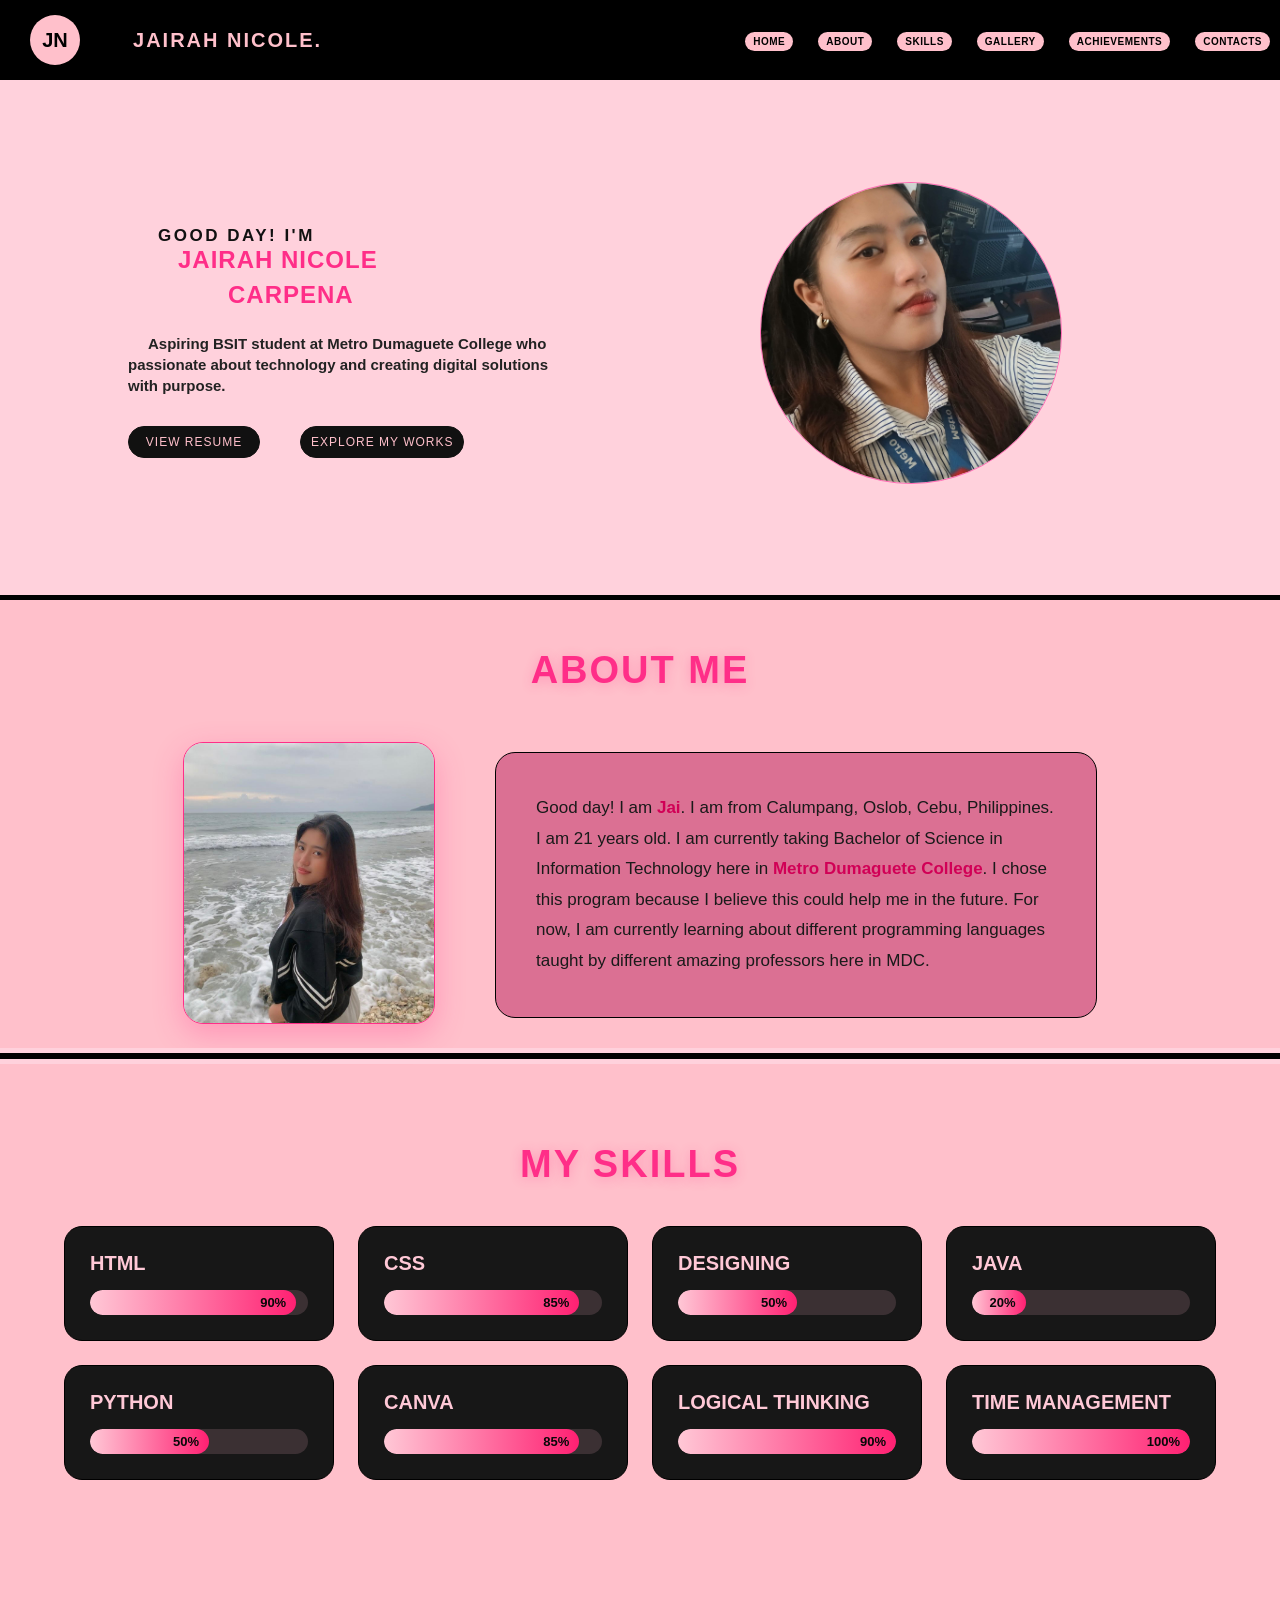
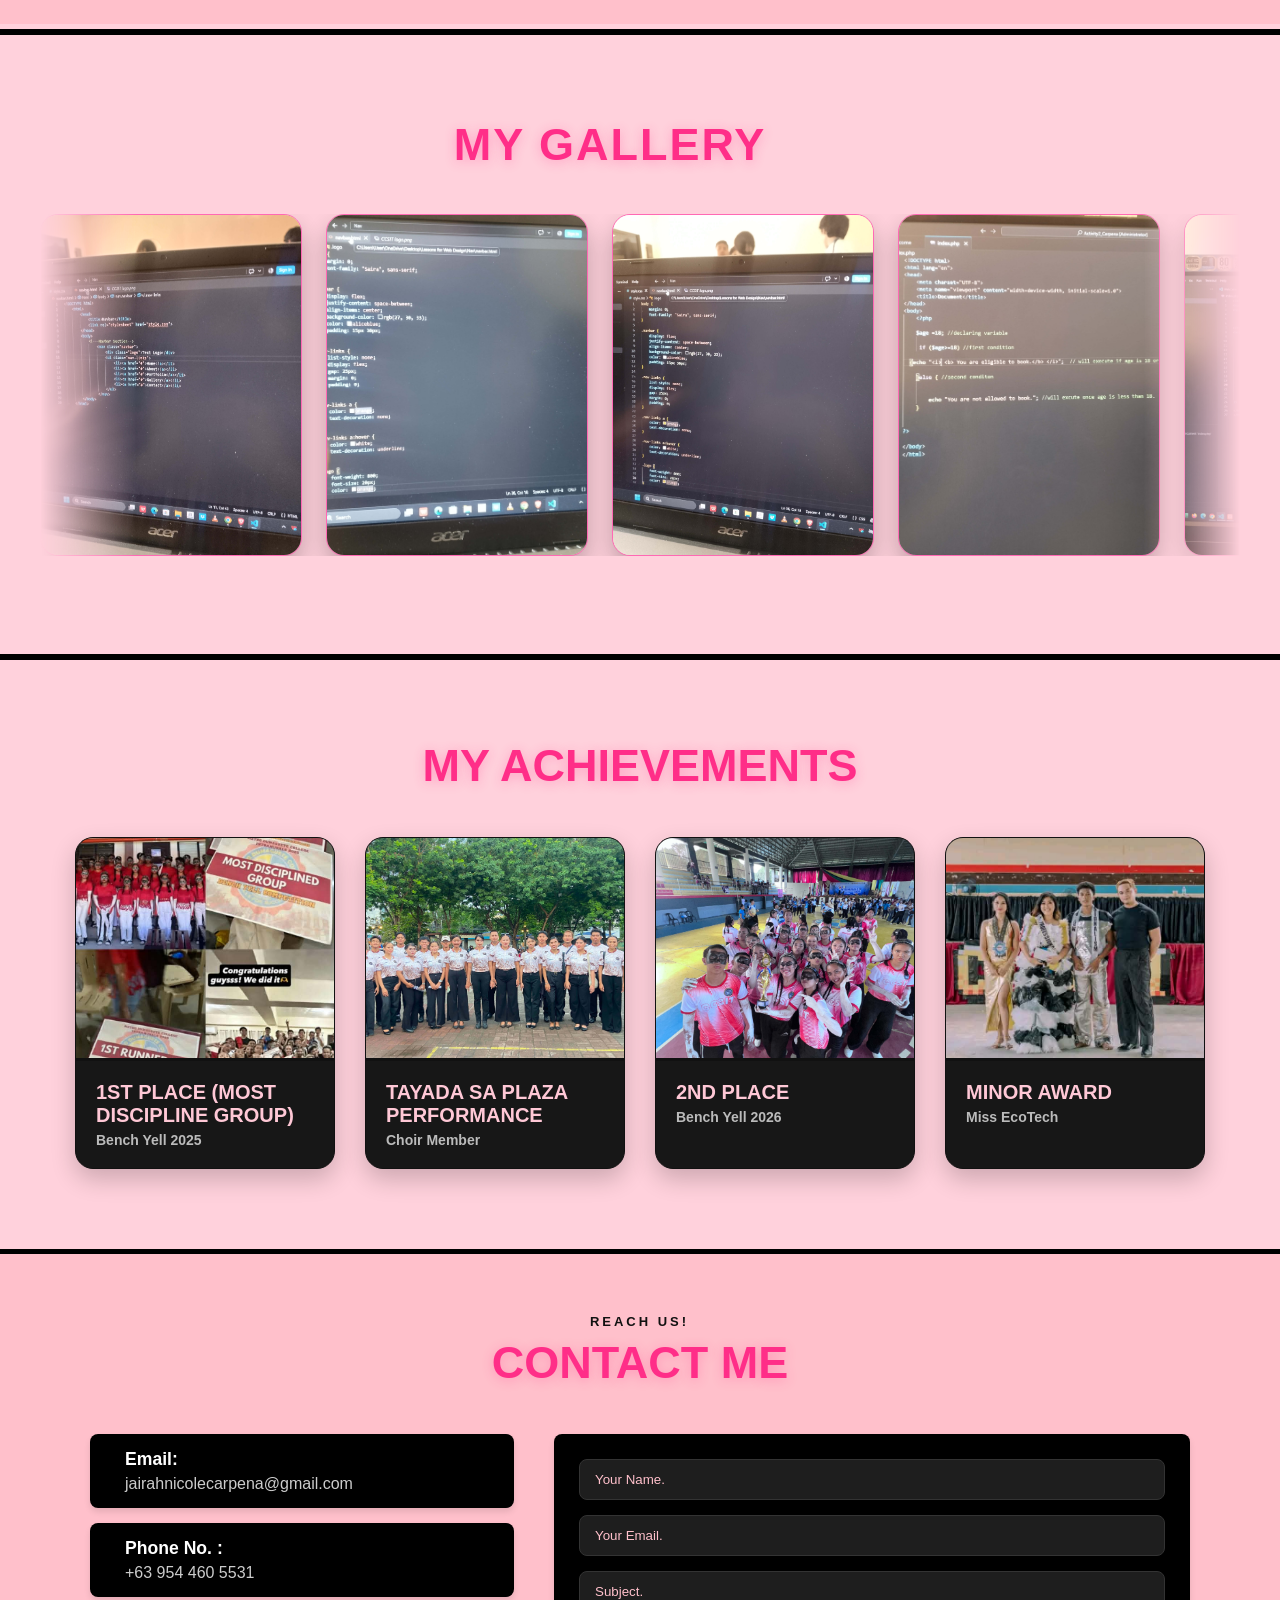
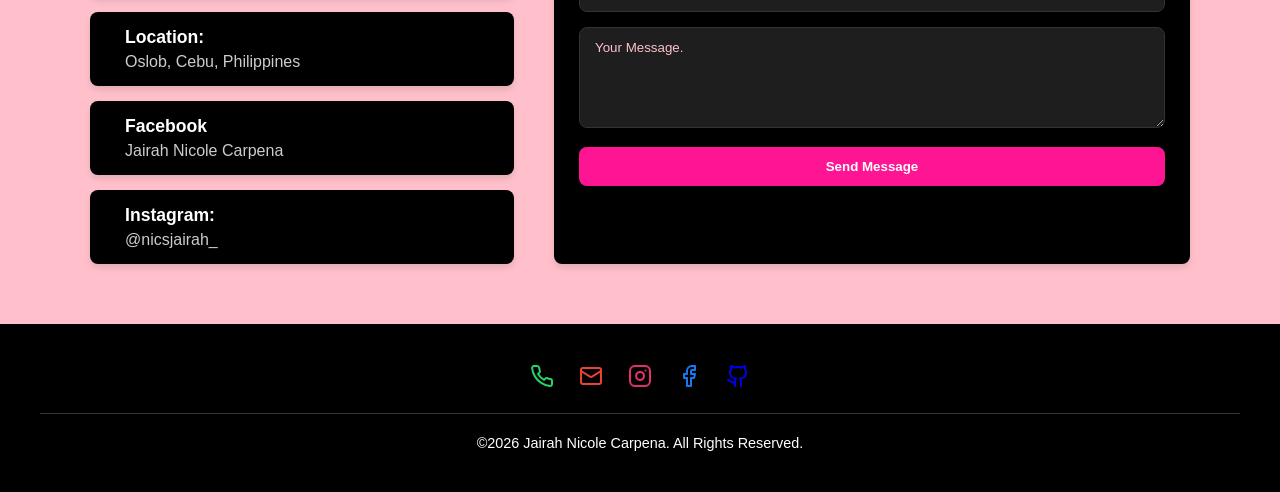
<file: index.html>
<!DOCTYPE html>
<html>
    <head>
      <title>Navbar</title>
      <link rel="stylesheet" href="style.css">
     <meta name="viewport" content="width=device-width, initial-scale=1.0">


      
      
</head>
<body>
            <nav class = "navbar">
           <div class = "logo-icon"> JN</div>
           <div class = "text-logo">Jairah Nicole.</div>
                
                <ul class="nav-links">
                    <li> <a href = "#">HOME</a></li>
                    <li> <a href = "#about-section">ABOUT</a></li>
                    <li> <a href = "#skills">SKILLS</a></li>
                    <li> <a href = "#gallery">GALLERY</a></li>
                    <li> <a href = "#achievements">ACHIEVEMENTS</a></li>
                    <li> <a href = "#contact"> CONTACTS </a></li>
                </ul>
            </nav>
</body>
</html>


<section class="home">
        <div class="home-content">

        <div class="home-left">
  <h1>
    <span class="greet">Good Day! I'm</span>
    <span class="name">JAIRAH NICOLE</span>
  </h1>

  <h1>
    <span class="surname"> CARPENA</span>
  </h1>
  
<p class="description">
                 Aspiring BSIT student at Metro Dumaguete College  who 
  passionate about technology and creating digital solutions with purpose.
</p>
</div>
           <div class="home-btns">
      <a href="resume.html">View Resume</a>
      <a href="#gallery">Explore my Works</a>
    </div>
  </div>

        <div class="home-image">
            <img src="profile.jpg.jpg" alt>
        </div>
    </section>




<section class id="about-section">
      <h1 class="about-title">ABOUT ME</h1>
        
          <div class="about-content">
            <div class="about-image">
                <img src="aboutme.jpg" alt="Jairah Nicole Carpena">
            </div>
            <div class="about-box">
                <p>
                    Good day! I am <strong>Jai</strong>. I am from Calumpang, Oslob, Cebu, Philippines. I am 21 years old. I am currently taking Bachelor of Science in Information Technology here in <strong>Metro Dumaguete College</strong>. I chose this program because I believe this could help me in the future. For now, I am currently learning about different programming languages taught by different amazing professors here in MDC.
                </p>
            </div>
        </div>
    </section>

     </section>

  <div class="section-divider" aria-hidden="true"></div>




<section class="skills-section" id="skills">
  <h1 class="skills-title">MY SKILLS</h1>

  <div class="skills-container">
    <div class="skill-card">
      <h2>HTML</h2>
      <div class="skill-bar">
        <div class="skill-level html-level">90%</div>
      </div>
    </div>

    <div class="skill-card">
      <h2>CSS</h2>
      <div class="skill-bar">
        <div class="skill-level css-level">85%</div>
      </div>
    </div>


    <div class="skill-card">
      <h2>Designing</h2>
      <div class="skill-bar">
        <div class="skill-level design-level">50%</div>
      </div>
    </div>

    <div class="skill-card">
      <h2>Java</h2>
      <div class="skill-bar">
        <div class="skill-level java-level">20%</div>
      </div>
    </div>

    <div class="skill-card">
      <h2>Python</h2>
      <div class="skill-bar">
        <div class="skill-level python-level">50%</div>
      </div>
    </div>


    <div class="skill-card">
      <h2>Canva</h2>
      <div class="skill-bar">
        <div class="skill-level canva-level">85%</div>
      </div>
    </div>

    <div class="skill-card">
      <h2>Logical Thinking</h2>
      <div class="skill-bar">
        <div class="skill-level matulog-level">90%</div>
      </div>
    </div>

    <div class="skill-card">
      <h2>Time Management</h2>
      </h2>
      <div class="skill-bar">
        <div class="skill-level C#-level">100%</div>
        </div>
      </div>
    </div>
  </div>
</section>

<div class="section-divider" aria-hidden="true"></div>


</body>
</html>


 </section> 


<section class="gallery-section" id="gallery">


  <h1 class="gallery-title">MY GALLERY</h1>

  <div class="infinite-carousel">
    <div class="carousel-track">

      
      <div class="carousel-group">
        <img src="1.jpg">
        <img src="2.jpg">
        <img src="3.jpg">
        <img src="4.jpg">
        <img src="5.jpg">
        <img src="6.jpg">
        <img src="7.jpg">
      </div>

  
      <div class="carousel-group" aria-hidden="true">
        <img src="1.jpg" alt="">
        <img src="2.jpg" alt="">
        <img src="3.jpg" alt="">
        <img src="4.jpg" alt="">
        <img src="5.jpg" alt="">
        <img src="6.jpg" alt="">
        <img src="7.jpg" alt="">
      </div>

    </div>
  </div>
</section>


<section class="achievements-section" id="achievements">
  
  <h2 class="achievements-title">My Achievements</h2>

  <div class="achievements-grid">
   
    <div class="achievement-card" onclick="openModal('INTRAMURALS BENCH YELL 2025', 'First time joining yet receive an award as a 1st runner up.')">
      <img src="a2536cd5-6d77-44d7-b6bf-464953ed88f8.jpg" alt="Achievement 1">
      <div class="achievement-info">
        <h3>1st place (Most Discipline Group)</h3>
        <p>Bench Yell 2025</p>
      </div>
      <div class="overlay"><span>View Details</span></div>
    </div>

   
    <div class="achievement-card" onclick="openModal('Choir Performance', 'One of the events that we did despite of struggles we had that day.')">
      <img src="0182e36a-821d-4af6-810c-ab9f84d043c8.jpg" alt="Achievement 2">
      <div class="achievement-info">
        <h3>Tayada sa Plaza Performance</h3>
        <p>Choir Member</p>
      </div>
      <div class="overlay"><span>View Details</span></div>
    </div>

   
    <div class="achievement-card" onclick="openModal('INTRAMURALS BENCH YELL 2026', 'Lack of time practice yet receive an 2nd runner up title.')">
      <img src="4a3daadb-221e-4c4b-a14b-27f39d305d18.jpg" alt="Achievement 3">
      <div class="achievement-info">
        <h3>2nd PLACE</h3>
        <p>Bench Yell 2026</p>
      </div>
      <div class="overlay"><span>View Details</span></div>
    </div>

  
    <div class="achievement-card" onclick="openModal('Mss Eco-Tech 2026', 'First time joining pageant.')">
      <img src="8ed62be8-00be-46d6-ac8a-e89da80bcf73.jpg" alt="Achievement 4">
      <div class="achievement-info">
        <h3>Minor Award</h3>
        <p>Miss EcoTech</p>
      </div>
      <div class="overlay"><span>View Details</span></div>
    </div>
  </div>
</section>

<div id="achievementModal" class="modal" onclick="closeModal()">
  <span class="close">&times;</span>
  <div class="modal-content" onclick="event.stopPropagation()">
    <h3 id="modalTitle"></h3>
    <p id="modalDesc"></p>
  </div>
</div>

<script>
  function openModal(title, description) {
    document.getElementById('achievementModal').style.display = 'flex';
    document.getElementById('modalTitle').innerText = title;
    document.getElementById('modalDesc').innerText = description;
  }

  function closeModal() {
    document.getElementById('achievementModal').style.display = 'none';
  }
</script>

</section>

<section class="contact-section" id="contact">
  <p class="contact-label">Reach us!</p>
  <h2 class="contact-title">Contact Me</h2>

  <div class="contact-container">
    <div class="contact-info">
      <div class="contact-item">
        <i class="fas fa-envelope"></i>
        <div>
          <h4>Email:</h4>
          <p><a href="mailto:your.email@example.com">jairahnicolecarpena@gmail.com</a></p>
        </div>
      </div>

      <div class="contact-item">
        <i class="fas fa-phone"></i>
        <div>
          <h4>Phone No. :</h4>
          <p><a href="tel:+639000000000">+63 954 460 5531</a></p>
        </div>
      </div>

      <div class="contact-item">
        <i class="fas fa-map-marker-alt"></i>
        <div>
          <h4>Location:</h4>
          <p>Oslob, Cebu, Philippines</p>
        </div>
      </div>

      <div class="contact-item">
        <i class="fab fa-facebook"></i>
        <div>
          <h4>Facebook</h4>
          <p><a href="https://facebook.com/jainicsie" target="_blank" rel="noopener noreferrer">Jairah Nicole Carpena</a></p>
        </div>
      </div>

      <div class="contact-item">
        <i class="fab fa-instagram"></i>
        <div>
          <h4>Instagram:</h4>
          <p><a href="https://instagram.com/nicsjairah_" target="_blank" rel="noopener noreferrer">@nicsjairah_</a></p>
        </div>
      </div>
    </div>

    <form class="contact-form" onsubmit="event.preventDefault(); alert('Message sent!');">
      <div class="form-group">
        <input type="text" placeholder="Your Name." required>
      </div>
      <div class="form-group">
        <input type="email" placeholder="Your Email." required>
      </div>
      <div class="form-group">
        <input type="text" placeholder="Subject." required>
      </div>
      <div class="form-group">
        <textarea rows="5" placeholder="Your Message." required></textarea>
      </div>
      <button type="submit" class="submit-btn">Send Message</button>
    </form>
  </div>
</section>


<footer class="footer">
  <div class="footer-container">
    
   
    <div class="footer-contacts">
      
      <a href="tel:+63544605531" aria-label="Phone" class="footer-item icon-phone">
        <svg class="footer-icon" width="24" height="24" viewBox="0 0 24 24" fill="none" stroke="currentColor" stroke-width="2" stroke-linecap="round" stroke-linejoin="round">
          <path d="M22 16.92v3a2 2 0 0 1-2.18 2 19.79 19.79 0 0 1-8.63-3.07 19.5 19.5 0 0 1-6-6 19.79 19.79 0 0 1-3.07-8.67A2 2 0 0 1 4.11 2h3a2 2 0 0 1 2 1.72 12.84 12.84 0 0 0 .7 2.81 2 2 0 0 1-.45 2.11L8.09 9.91a16 16 0 0 0 6 6l1.27-1.27a2 2 0 0 1 2.11-.45 12.84 12.84 0 0 0 2.81.7A2 2 0 0 1 22 16.92z"></path>
        </svg>
      </a>

      
      <a href="emailto:jairahnicolecarpena@gmail.com" aria-label="Email" class="footer-item icon-email">
        <svg class="footer-icon" width="24" height="24" viewBox="0 0 24 24" fill="none" stroke="currentColor" stroke-width="2" stroke-linecap="round" stroke-linejoin="round">
          <rect width="20" height="16" x="2" y="4" rx="2"></rect>
          <path d="m22 7-8.97 5.7a1.94 1.94 0 0 1-2.06 0L2 7"></path>
        </svg>
      </a>

      
      <a href="https://instagram.com/nicsjairah_" target="_blank" aria-label="Instagram" class="footer-item icon-instagram">
        <svg class="footer-icon" width="24" height="24" viewBox="0 0 24 24" fill="none" stroke="currentColor" stroke-width="2" stroke-linecap="round" stroke-linejoin="round">
          <rect width="20" height="20" x="2" y="2" rx="5" ry="5"></rect>
          <path d="M16 11.37A4 4 0 1 1 12.63 8 4 4 0 0 1 16 11.37z"></path>
          <line x1="17.5" x2="17.51" y1="6.5" y2="6.5"></line>
        </svg>
      </a>

      <a href="https://facebook.com/jainicsie" target="_blank" aria-label="Facebook" class="footer-item icon-facebook">
        <svg class="footer-icon" width="24" height="24" viewBox="0 0 24 24" fill="none" stroke="currentColor" stroke-width="2" stroke-linecap="round" stroke-linejoin="round">
          <path d="M18 2h-3a5 5 0 0 0-5 5v3H7v4h3v8h4v-8h3l1-4h-4V7a1 1 0 0 1 1-1h3z"></path>
        </svg>
      </a>

      <a href="https://github.com/jairah21" target="_blank" aria-label="GitHub" class="footer-item icon-github">
        <svg class="footer-icon" width="24" height="24" viewBox="0 0 24 24" fill="none" stroke="currentColor" stroke-width="2" stroke-linecap="round" stroke-linejoin="round">
          <path d="M15 22v-4a4.8 4.8 0 0 0-1-3.5c3 0 6-2 6-5.5.08-1.25-.27-2.48-1-3.5.28-1.15.28-2.35 0-3.5 0 0-1 0-3 1.5-2.64-.5-5.36-.5-8 0C6 2 5 2 5 2c-.3 1.15-.3 2.35 0 3.5A5.403 5.403 0 0 0 4 9c0 3.5 3 5.5 6 5.5-.39.49-.68 1.05-.85 1.65-.17.6-.22 1.23-.15 1.85v4"></path>
          <path d="M9 18c-4.51 2-5-2-7-2"></path>
        </svg>
      </a>

    </div>

    <hr class="footer-divider" />


    <p class="footer-credits">
      <a href="#top" class="back-to-top">
        ©2026 Jairah Nicole Carpena. All Rights Reserved.
      </a>
    </p>

  </div>
</footer>

 



</body>
</html>
</file>
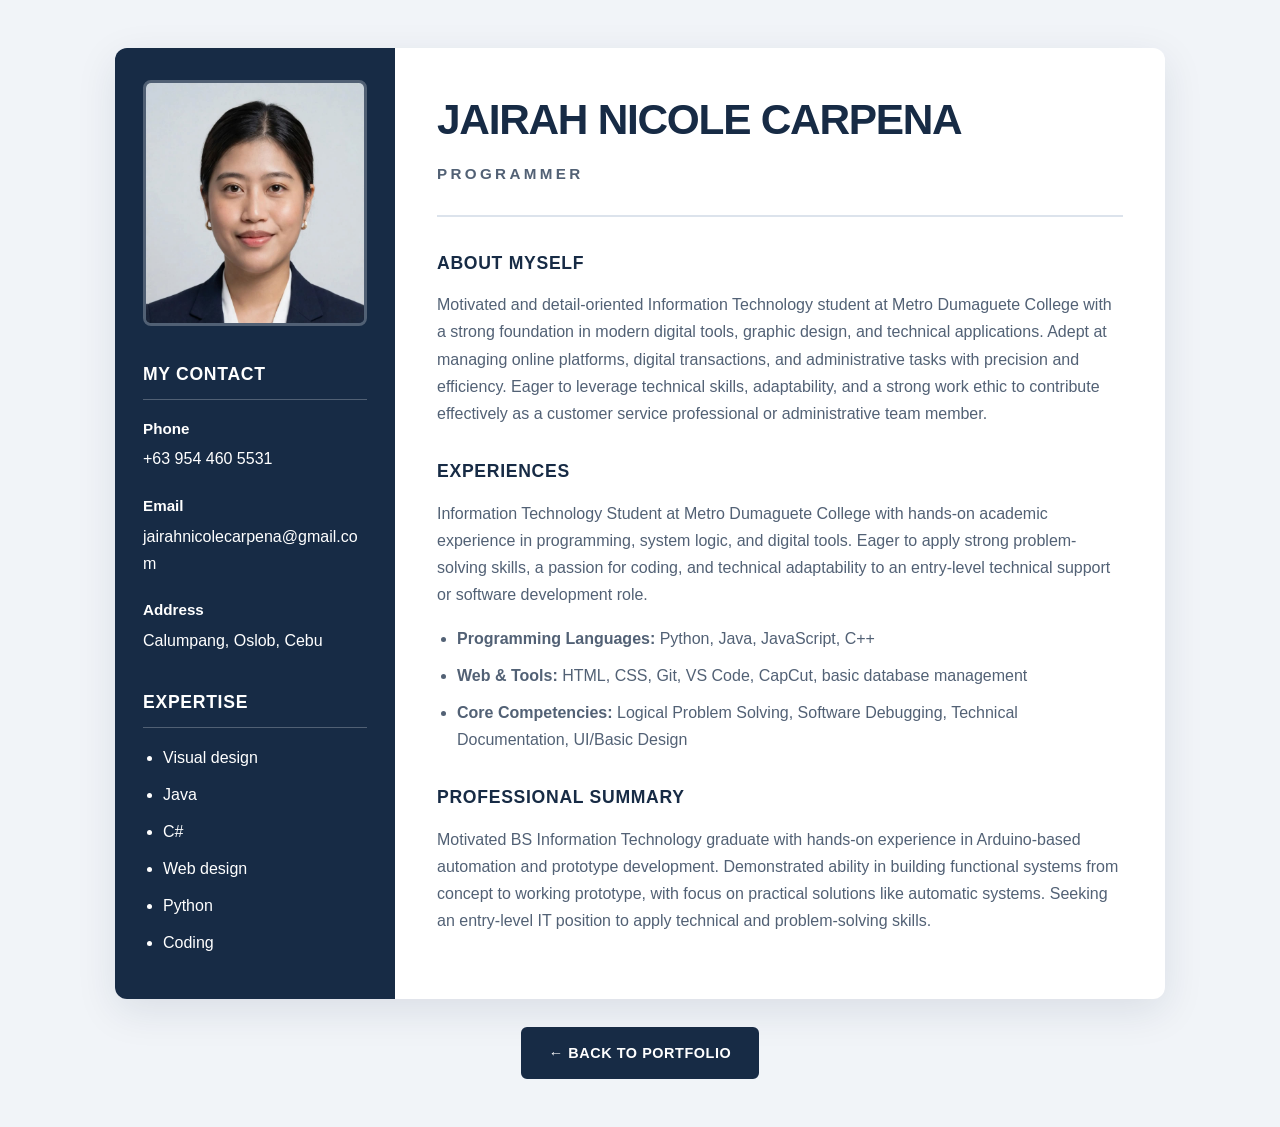
<file: resume.html>
<!DOCTYPE html>
<html lang="en">
<head>
  <meta charset="UTF-8">
  <meta name="viewport" content="width=device-width, initial-scale=1.0">
  <meta name="description"
        content="Jairah Nicole Carpena — programmer and information technology professional.">
  <title>Jairah Nicole Carpena | Resume</title>

  <style>
    :root {
      --navy: #172b45;
      --navy-hover: #254467;
      --text: #243247;
      --muted: #526175;
      --background: #f1f4f8;
      --white: #ffffff;
      --border: #dce3ec;
    }

    * {
      box-sizing: border-box;
    }

    body {
      margin: 0;
      padding: 48px 20px;
      background: var(--background);
      color: var(--text);
      font-family: Arial, Helvetica, sans-serif;
      line-height: 1.7;
    }

    .page {
      max-width: 1050px;
      margin: 0 auto;
    }

    .resume {
      display: grid;
      grid-template-columns: 280px minmax(0, 1fr);
      overflow: hidden;
      background: var(--white);
      border-radius: 12px;
      box-shadow: 0 12px 40px rgb(23 43 69 / 10%);
    }

    
    .sidebar {
      padding: 32px 28px;
      background: var(--navy);
      color: var(--white);
    }

    .portrait {
      display: block;
      width: 100%;
      aspect-ratio: 1 / 1.1;
      margin-bottom: 36px;
      object-fit: cover;
      object-position: center top;
      border: 3px solid rgb(255 255 255 / 25%);
      border-radius: 8px;
    }

    .sidebar section + section {
      margin-top: 36px;
    }

    .sidebar h2 {
      padding-bottom: 12px;
      border-bottom: 1px solid rgb(255 255 255 / 25%);
    }

    .contact-item {
      margin-bottom: 20px;
    }

    .contact-item h3 {
      margin: 0 0 4px;
      font-size: 0.95rem;
    }

    .contact-item p {
      margin: 0;
    }

    .sidebar a {
      color: inherit;
      text-decoration: none;
      overflow-wrap: anywhere;
    }

    .sidebar a:hover {
      text-decoration: underline;
    }

    
    .content {
      min-width: 0;
      padding: 48px 42px;
    }

    .header {
      margin-bottom: 34px;
      padding-bottom: 28px;
      border-bottom: 2px solid var(--border);
    }

    h1 {
      margin: 0;
      color: var(--navy);
      font-size: clamp(1.9rem, 4vw, 2.65rem);
      line-height: 1.15;
      letter-spacing: -0.03em;
      text-transform: uppercase;
    }

    .role {
      margin: 16px 0 0;
      color: var(--muted);
      font-size: 0.95rem;
      font-weight: 600;
      letter-spacing: 0.22em;
      text-transform: uppercase;
    }

    h2 {
      margin: 0 0 16px;
      font-size: 1.1rem;
      line-height: 1.4;
      letter-spacing: 0.04em;
      text-transform: uppercase;
    }

    .content section + section {
      margin-top: 32px;
    }

    .content h2 {
      color: var(--navy);
    }

    .content p,
    .content li {
      color: var(--muted);
    }

    p {
      margin: 0 0 16px;
    }

    ul {
      margin: 0;
      padding-left: 20px;
    }

    li + li {
      margin-top: 10px;
    }

    strong {
      font-weight: 700;
    }

   
    .bottom-navigation {
      display: flex;
      justify-content: center;
      margin-top: 28px;
    }

    .home-button {
      display: inline-flex;
      align-items: center;
      justify-content: center;
      gap: 10px;
      min-height: 48px;
      padding: 12px 26px;
      border: 2px solid var(--navy);
      border-radius: 6px;
      background: var(--navy);
      color: var(--white);
      font-size: 0.9rem;
      font-weight: 700;
      letter-spacing: 0.04em;
      text-decoration: none;
      transition: background-color 150ms ease;
    }

    .home-button:hover {
      background: var(--navy-hover);
      border-color: var(--navy-hover);
    }

    a:focus-visible {
      outline: 3px solid #3879c6;
      outline-offset: 5px;
    }

    .sidebar a:focus-visible {
      outline-color: white;
    }

    @media (max-width: 700px) {
      body {
        padding: 20px 14px;
      }

      .resume {
        grid-template-columns: 1fr;
      }

      .sidebar {
        padding: 30px 24px;
      }

      .portrait {
        max-width: 200px;
      }

      .content {
        padding: 34px 24px;
      }

      .home-button {
        width: 100%;
      }
    }

    @media (prefers-reduced-motion: reduce) {
      .home-button {
        transition: none;
      }
    }

    @media print {
      body {
        padding: 0;
        background: white;
      }

      .resume {
        grid-template-columns: 28% minmax(0, 1fr);
        border-radius: 0;
        box-shadow: none;
      }

      .sidebar,
      .content {
        padding: 24px;
      }

      .sidebar {
        print-color-adjust: exact;
        -webkit-print-color-adjust: exact;
      }

      section {
        break-inside: avoid;
      }

      .bottom-navigation {
        display: none;
      }
    }
  </style>
</head>

<body>
  <div class="page">
    <main class="resume">
      <aside class="sidebar" aria-label="Contact information and expertise">
        <img
          class="portrait"
          src="766e280c-6826-4331-ab88-11b8289e9085.jpg"
          alt="Portrait of Jairah Nicole Carpena"
          width="224"
          height="246"
        >

        <section aria-labelledby="contact-heading">
          <h2 id="contact-heading">My Contact</h2>

          <div class="contact-item">
            <h3>Phone</h3>
            <a href="tel:+639544605531">+63 954 460 5531</a>
          </div>

          <div class="contact-item">
            <h3>Email</h3>
            <a href="mailto:jairahnicolecarpena@gmail.com">
              jairahnicolecarpena@gmail.com
            </a>
          </div>

          <div class="contact-item">
            <h3>Address</h3>
            <p>Calumpang, Oslob, Cebu</p>
          </div>
        </section>

        <section aria-labelledby="expertise-heading">
          <h2 id="expertise-heading">Expertise</h2>
          <ul>
            <li>Visual design</li>
            <li>Java</li>
            <li>C#</li>
            <li>Web design</li>
            <li>Python</li>
            <li>Coding</li>
          </ul>
        </section>
      </aside>

      <article class="content" aria-labelledby="name">
        <header class="header">
          <h1 id="name">Jairah Nicole Carpena</h1>
          <p class="role">Programmer</p>
        </header>

        <section aria-labelledby="about-heading">
          <h2 id="about-heading">About Myself</h2>
          <p>
            Motivated and detail-oriented Information Technology student at
            Metro Dumaguete College with a strong foundation in modern digital
            tools, graphic design, and technical applications. Adept at managing
            online platforms, digital transactions, and administrative tasks
            with precision and efficiency. Eager to leverage technical skills,
            adaptability, and a strong work ethic to contribute effectively as
            a customer service professional or administrative team member.
          </p>
        </section>

        <section aria-labelledby="experience-heading">
          <h2 id="experience-heading">Experiences</h2>
          <p>
            Information Technology Student at Metro Dumaguete College with
            hands-on academic experience in programming, system logic, and
            digital tools. Eager to apply strong problem-solving skills,
            a passion for coding, and technical adaptability to an entry-level
            technical support or software development role.
          </p>

          <ul>
            <li>
              <strong>Programming Languages:</strong>
              Python, Java, JavaScript, C++
            </li>
            <li>
              <strong>Web &amp; Tools:</strong>
              HTML, CSS, Git, VS Code, CapCut, basic database management
            </li>
            <li>
              <strong>Core Competencies:</strong>
              Logical Problem Solving, Software Debugging,
              Technical Documentation, UI/Basic Design
            </li>
          </ul>
        </section>

        <section aria-labelledby="summary-heading">
          <h2 id="summary-heading">Professional Summary</h2>
          <p>
            Motivated BS Information Technology graduate with hands-on
            experience in Arduino-based automation and prototype development.
            Demonstrated ability in building functional systems from concept
            to working prototype, with focus on practical solutions like
            automatic systems. Seeking an entry-level IT position to apply
            technical and problem-solving skills.
          </p>
        </section>
      </article>
    </main>

    <nav class="bottom-navigation" aria-label="Return navigation">
      <a class="home-button" href="index.html">
        <span aria-hidden="true">← BACK TO PORTFOLIO</span>
       
      </a>
    </nav>
  </div>
</body>
</html>
</file>
<file: style.css>
html {
    scroll-behavior: smooth;
}


body { 
  margin: 0; 
  font-family: "Saira", sans-serif;
  background: #fff;
}

.navbar { 
 
  display: flex; 
  justify-content: space-between; 
  align-items: center; 
  background-color:black; 
  color: aliceblue; 
  padding: 15px 30px; 
  border-bottom: 1px #000;
  box-shadow: 0 15px 25px rgba(red, green, blue, alpha);
  text-decoration: none;
  flex-wrap: wrap;
  margin-right: 80px;
}

.navbar {

  position: fixed;
  top: 0;
  left: 0;
  width: 100%;
  z-index: 50;
  display: flex;
  gap: 10px;
  flex-wrap: wrap;
}


.logo {
  display: flex;
  flex-direction: row; 
  align-items: center;
  gap: 10px;
  flex-wrap: nowrap;
}

.logo-icon {
  width: 50px;
  height: 50px;
  background-color: pink;
  color: black;
  border-radius: 50%;
  display: flex;
  justify-content: center;
  align-items: center;
  font-size: 20px;
  font-weight: 800;
  flex-shrink: 0;
}


.text-logo {
    margin: 0;
  padding: 0;
  font-size: 20px;
  font-weight: 800;
  color: pink;
  white-space: nowrap;
  line-height: 1;
  font-style: 'Amaze Script', sans-serif;
  text-transform: uppercase;
  letter-spacing: 2px;
  margin-right: 370px;


}
.logo-name {
  margin: 0;
  padding: 0;
  font-size: 20px;
  font-weight: 800;
  color: pink;
  white-space: nowrap;
  line-height: 1;
  font-style: 'Syne', sans-serif;
  text-transform: uppercase;
  letter-spacing: 2px;
}


.nav-links { 
  list-style: none; 
  display: flex; 
  gap: 25px; 
  margin: 0; 
  padding: 0; 
  align-items: center;
  margin-right: 40px;
  
}
.nav-links :hover {
    transform:  translateY(-3px);
}

.nav-links a { 
  background-color: pink;
  color: black;
  border: 1px;
  letter-spacing: 0.5px;
  font-size: 10px;
  font-weight: 800;
  border-radius: 20px;
  padding: 4px 8px;
  text-decoration: none;
}

.nav-links a:hover { 
  background-color: hotpink;
  color: white;
  transform: 0.2;
  
  
}

@import url('https://fonts.googleapis.com/css2?family=Oswald:wght@700&family=Inter:wght@400;600;800&display=swap');

.home { 
  width: 100%; 
  min-height: 600px; 
  background-color: #FFD1DC; 
  display: flex; 
  align-items: center; 
  justify-content: space-between; 
  padding: 60px 10%; 
border-bottom: 5px solid #000; 
  gap: 40px; 
  box-sizing: border-box; 
  flex-wrap: wrap; 
  margin-bottom: 50px;
} 

.home-left{ 
  max-width: 460px; 
  display: flex; 
  flex-direction: column; 
  gap: 16px; 
  animation: slideInLeft 0.8s ease; 
} 

.home-left h1{ 
  margin: 0; 
  display: flex; 
  flex-direction: column; 
  line-height: 1; 
  gap: 4px; 
} 

.home-left h1 .greet{ 
  font-family: 'Inter', sans-serif;
  font-size: 17px; 
  font-weight: 800; 
  color: #111; 
  letter-spacing: 2.5px; 
  text-transform: uppercase; 
  margin-left: 30px;
  margin-top: 90px;
} 

.home-left h1 .name{ 
  font-family: 'Oswald', sans-serif; 
  font-size: 30; 
  font-weight: 900; 
  color: #FF2E88; 
  text-transform: uppercase; 
  line-height: 1.0; 
  letter-spacing: 1px; 
  margin-left: 50px;
 
} 

.home-left h1 .surname{ 
  font-family: 'Oswald', sans-serif; 
  font-size: 70; 
  font-weight: 900; 
  color: #FF2E88; 
  text-transform: uppercase; 
  line-height: 0.60; 
  letter-spacing: 1px; 
  margin-left: 100px;

} 

.description {
  max-width: 450px; 
  margin-right: 20px;
  font-family: 'inter', sans-serif;
  font-size: 15px; 
  font-weight: 600; 
  font-style: normal;
  line-height: 1.4; 
  text-indent: 20px;
  color: #222; 
}

.home-btns{ 
  margin-top: 0px; 
  display: flex; 
  gap: 40px; 
  justify-content: flex-start; 
  
} 

.home-btns a{ 
  background: #111; 
  color:pink; 
  border-radius: 50px; 
  padding: 8px 10px; 
  font-family: 'Inter', sans-serif;
  font-size: 12px; 
  text-decoration: none; 
  font-weight: 500px; 
  letter-spacing: 1px; 
  text-transform: uppercase; 
  border: 0.50px solid #111; 
  min-width: 110px; 
  text-align: center;
  position: relative;
  overflow: hidden;
  transition: all 0.3s ease; 
  margin-top: 15px;
 
} 

.home-btns a::before{
  content: '';
  position: absolute;
  top: 0;
  left: -100%;
  width: 100%;
  height: 100%;
  background: linear-gradient(90deg, transparent, rgba(255,255,255,0.2), transparent);
  transition: left 0.5s;
}

.home-btns a:hover::before{
  left: 100%;
}

.home-btns a:hover{ 
  background: #FF2E88; 
  border-color: #FF2E88;
  box-shadow: 0 0 15px rgba(255,46,136,0.5);
  transform: scale(1.05); 
}
.home-image { 
  flex: 0 0 300px; 
  display: flex; 
  justify-content: center; 
  align-items: center; 
}

.home-image img { 
  width: 300px; 
  height: 300px; 
  object-fit: cover; 
  border-radius: 50%; 
  border: 1px solid hotpink;
  display: block;
  margin-right: 90px;
  margin-top: 70px;
}



.abtheader { 
  width: 40%; 
  min-height: 500px; 
  background-color: #FFD1DC; 
  display: flex; 
  align-items: flex-start;     
  justify-content: center;  
  padding-top: 60px; 
  gap: 50px; 
  box-sizing: border-box; 
  flex-wrap: wrap; 
} 



 
body {
 background-color:pink; 
 margin: 0;
 padding: 0;
-webkit-font-smoothing: antialiased;
 padding-bottom: 0px;
 
}

       
.about-section {
 padding: 80px 20px;
 background-color: #000;

 
}

       
 .about-title {
    font-family: 'Oswald', sans-serif;
    font-size: 38px;
    font-weight: 900;
    color: #FF2E88;
    text-transform: uppercase;
    line-height: 1.1;
    letter-spacing: 2px;
    margin-right: 0px;
    margin-bottom: 30px;
    text-shadow: 0 2px 12px rgba(255, 46, 136, 0.3);
    text-align: center;
   
}       

 .about-content {
    display: flex;
    justify-content: center;
    align-items: center;
    gap: 60px;
    max-width: 1100px;
    margin: 0 auto;
    flex-wrap: wrap;
    padding: 20px;
} 

.about-image img {
   width: 250px;
   height: 280px;
   object-fit: cover;
   border-radius: 20px;
   border: 1px solid #FF2E88;
   box-shadow: 0 10px 30px rgba(255, 46, 136, 0.3);
   transition: transform 0.3s ease, box-shadow 0.3s ease;
}


.about-image img:hover {
   transform: scale(1.04);
   box-shadow: 0 15px 40px rgba(255, 46, 136, 0.5);
}

      
.about-box {
    background-color: palevioletred; 
    padding: 40px;
    max-width: 520px;
    text-align: left;
    border-radius: 20px;
    border: 1px solid #000;
    transition: transform 0.3s ease;
}

.about-box:hover {
    transform: translateY(-3px);
}

.about-box p {
    font-family: 'Fredoka', sans-serif;
    font-size: 17px;
    line-height: 1.8;
    color: #1a1a1a;
    margin: 0;
}

.about-box p strong {
 color: #d10056;
 font-weight: 600;
 
}
.section-divider {
  position: relative;
  z-index: 5;
  display: block;
  width: 100%;
  height: 16px;
  margin: 0;
  padding: 0;
  background-color: #ffd1dc;
  clear: both;
}

.section-divider::after {
  content: "";
  position: absolute;
  top: 5px;
  left: 0;
  width: 100%;
  height: 6px;
  background-color: black;
}

.skills-section {
  padding: 80px 5%;
  background-color: pink#080808;
  color: white;
  text-align: center;
  border-bottom: 5px;
  height: 400px;
}

.skills-title {
font-family: 'Oswald', sans-serif;
    font-size: 38px;
    font-weight: 900;
    color: #FF2E88;
    text-transform: uppercase;
    line-height: 1.1;
    letter-spacing: 2px;
    margin-left: -20px;
    margin-bottom: 40px;
    text-shadow: 0 2px 12px rgba(255, 46, 136, 0.3);
   text-align: center;
   padding-top: 0;
   margin-top: 0;

}

.skills-container {
  width: 100%;
  max-width: 1300px;
  margin: 0 auto;
  display: grid;
  grid-template-columns: repeat(4, minmax(0, 1fr));
  gap: 24px;
}

.skill-card {
  padding: 25px;
  border: 1px solid black;
  border-radius: 18px;
  background-color: #171717;
  text-align: left;
}

.skill-card h2 {
  margin: 0 0 15px;
  color: #ffc8d6;
  font-size: 20px;
  text-transform: uppercase;
}

.skill-bar {
  width: 100%;
  height: 25px;
  overflow: hidden;
  border-radius: 20px;
  background-color: #3b3033;
}

.skill-level {
  height: 100%;
  padding-right: 10px;
  display: flex;
  align-items: center;
  justify-content: flex-end;
  border-radius: 20px;
  background: linear-gradient(to right, #ffc8d6, #ff2072);
  color: #080808;
  font-size: 13px;
  font-weight: bold;
}


.html-level {
  width: 90%;
}

.css-level {
  width: 85%;
}


.design-level {
  width: 50%;
}

.java-level {
  width: 20%;
}

.python-level {
  width: 50%;
}

.C#-level {
  width: 40%;
}

.canva-level {
  width: 85%;
}

.matulog-level {
  width: 100;
}


@media (max-width: 900px) {
  .skills-container {
    grid-template-columns: repeat(2, minmax(0, 1fr));
  }
}


@media (max-width: 550px) {
  .skills-section {
    padding: 60px 20px;
  }

  .skills-title {
    font-size: 38px;
  }

  .skills-container {
    grid-template-columns: 1fr;
  }
}


.gallery-title {
font-family: 'Oswald', sans-serif;
    font-family: 'Oswald', sans-serif;
    font-size: 38px;
    font-weight: 900;
    color: #FF2E88;
    text-transform: uppercase;
    line-height: 1.1;
    letter-spacing: 2px;
    margin-left: 50px;
    margin-bottom: 30px;
    text-shadow: 0 2px 12px rgba(255, 46, 136, 0.3);
   margin-right: 900px;
   padding-right: 60px;
}


.gallery-section {
  width: 100%;
  min-height: 620px;
  padding: 80px 0;
  overflow: hidden;
  border-bottom: 6px solid black;
  background-color: #ffd1dc;
  text-align: center;
  box-sizing: border-box;
  margin-bottom: 0;
  padding-bottom: 0;
}

.gallery-label {
  margin: 0 0 8px;
  color: #111;
  font-family: "Inter", sans-serif;
  font-size: 13px;
  font-weight: 800;
  letter-spacing: 3px;
  text-transform: uppercase;
  text-align: center;
  margin-right: 60px;
}

.gallery-title {
  margin: 0 0 45px 0;
  color: #ff2e88;
  font-family: "Oswald", sans-serif;
  font-size: 45px;
  font-weight: 900;
  text-transform: uppercase;
  text-align: center;
}

.infinite-carousel {
  position: relative;
  width: 100%;
  max-width: 1200px;
  margin: 0 auto;
  overflow: hidden;

  
  -webkit-mask-image: linear-gradient(
    to right,
    transparent,
    black 8%,
    black 92%,
    transparent
  );

  mask-image: linear-gradient(
    to right,
    transparent,
    black 8%,
    black 92%,
    transparent
  );
}

.carousel-track {
  width: max-content;
  display: flex;
  flex-wrap: nowrap;
  animation: infinite-slide 28s linear infinite;
}


.infinite-carousel:hover .carousel-track {
  animation-play-state: paused;
}

.carousel-group {
  display: flex;
  flex-shrink: 0;
  gap: 24px;
  padding-right: 24px;
}

.carousel-group img {
  width: 260px;
  height: 340px;
  display: block;
  flex-shrink: 0;
  object-fit: cover;

  border: 1px solid hotpink;
  border-radius: 18px;
  background-color: #222;

  box-shadow: 0 12px 25px rgba(0, 0, 0, 0.25);

  transition:
    transform 0.3s ease,
    box-shadow 0.3s ease;
}

.carousel-group img:hover {
  position: relative;
  z-index: 2;
  transform: scale(1.04);
  box-shadow: 0 18px 35px rgba(255, 46, 136, 0.4);
}



@keyframes infinite-slide {
  from {
    transform: translateX(0);
  }

  to {
    transform: translateX(-50%);
  }
}

@media (max-width: 900px) {
  .gallery-section {
    min-height: 540px;
    padding: 70px 0;
  }

  .carousel-group {
    gap: 18px;
    padding-right: 18px;
  }

  .carousel-group img {
    width: 220px;
    height: 290px;
  }
}



@media (max-width: 550px) {
  .gallery-section {
    min-height: 460px;
    padding: 60px 0;
  }

  .gallery-title {
    margin-bottom: 30px;
  }

  .carousel-group {
    gap: 14px;
    padding-right: 14px;
  }

  .carousel-group img {
    width: 180px;
    height: 240px;
    border-width: 3px;
    border-radius: 14px;
  }

  .carousel-track {
    animation-duration: 22s;
  }
}



@media (prefers-reduced-motion: reduce) {
  .carousel-track {
    animation-play-state: paused;
  }
}


body {
 background-color: pink; 
 margin: 0;
 padding: 0;
-webkit-font-smoothing: antialiased;
 padding-bottom: 0px;
 
}

       
.achievemets-section {
 padding: 80px 20px;
 background-color: #000;
justify-content: center;
justify-items: center;

 
}


.achievemets-title {
font-family: 'Oswald', sans-serif;
    font-size: 38px;
    font-weight: 900;
    color: #FF2E88;
    text-transform: uppercase;
    line-height: 1.1;
    letter-spacing: 2px;
    margin-left: 50px;
    margin-bottom: 30px;
    text-shadow: 0 2px 12px rgba(255, 46, 136, 0.3);
   margin-right: 900px;
   padding-right: 80px;
   

}

.achievements-section {
  width: 100%;
  padding: 80px 10%;
  background-color: #ffd1dc;
  border-bottom: 5px solid #000;
  box-sizing: border-box;

}

.achievements-label {
  margin: 0 0 8px;
  color: #111;
  font-family: "Inter", sans-serif;
  font-size: 13px;
  font-weight: 800;
  letter-spacing: 3px;
  text-transform: uppercase;
  text-align: center;
}

.achievements-title {
  margin: 0 0 45px 0;
  color: #ff2e88;
  font-family: "Oswald", sans-serif;
  font-size: 45px;
  font-weight: 900;
  text-transform: uppercase;
  text-align: center;
  text-shadow: 0 2px 12px rgba(255, 46, 136, 0.3);
}

.achievements-grid {
  display: grid;
  grid-template-columns: repeat(4, minmax(260px, 1fr));
  gap: 30px;
  justify-content: center;
  

}

.achievement-card {
  position: relative;
  background: #171717;
  border: 1px solid #111;
  border-radius: 18px;
  overflow: hidden;
  cursor: pointer;
  transition: transform 0.3s ease, box-shadow 0.3s ease;
  box-shadow: 0 10px 25px rgba(0, 0, 0, 0.2);
}

.achievement-card img {
  width: 100%;
  height: 220px;
  object-fit: cover;
  display: block;
  border-bottom: 3px solid #111;
}

.achievement-info {
  padding: 20px;
  text-align: left;
  background-color: #171717;
}

.achievement-info h3 {
  margin: 0 0 5px 0;
  font-family: "Oswald", sans-serif;
  font-size: 20px;
  color: #ffc8d6;
  text-transform: uppercase;
}

.achievement-info p {
  margin: 0;
  font-family: "Inter", sans-serif;
  font-size: 14px;
  color: #bbb;
  font-weight: 600;
}

.achievement-card .overlay {
  position: absolute;
  top: 0;
  left: 0;
  width: 100%;
  height: 100%;
  background: rgba(255, 46, 136, 0.7);
  display: flex;
  justify-content: center;
  align-items: center;
  opacity: 0;
  transition: opacity 0.3s ease;
}

.achievement-card .overlay span {
  color: #fff;
  font-family: "Inter", sans-serif;
  font-weight: 800;
  text-transform: uppercase;
  letter-spacing: 1px;
  font-size: 14px;
}

.achievement-card:hover {
  transform: translateY(-5px);
  box-shadow: 0 15px 35px rgba(255, 46, 136, 0.4);
}

.achievement-card:hover .overlay {
  opacity: 1;
}

.modal {
  display: none;
  position: fixed;
  z-index: 100;
  left: 0;
  top: 0;
  width: 100%;
  height: 100%;
  background-color: rgba(0, 0, 0, 0.85);
  justify-content: center;
  align-items: center;
}

.modal-content {
  background: #171717;
  padding: 30px;
  border-radius: 20px;
  max-width: 450px;
  width: 90%;
  text-align: center;
  border: 4px solid #ff2e88;
  box-shadow: 0 15px 40px rgba(0,0,0,0.6);
}

.modal-content img {
  width: 100%;
  height: 250px;
  object-fit: cover;
  border-radius: 12px;
  border: 2px solid #333;
  margin-bottom: 20px;
}

.modal-content h3 {
  margin: 0 0 10px 0;
  font-family: "Oswald", sans-serif;
  color: #ff2e88;
  font-size: 24px;
  text-transform: uppercase;
}

.modal-content p {
  margin: 0;
  font-family: "Inter", sans-serif;
  font-size: 15px;
  color: #ddd;
  line-height: 1.5;
}

.close {
  position: absolute;
  top: 25px;
  right: 35px;
  color: #fff;
  font-size: 40px;
  font-weight: bold;
  cursor: pointer;
}

.close:hover {
  color: #ff2e88;
}






.contact-section {
  padding: 60px 20px;
  max-width: 1100px;
  margin: 0 auto;
 
}

.contact-label {
    margin: 0 0 8px;
  color: #111;
  font-family: "Inter", sans-serif;
  font-size: 13px;
  font-weight: 800;
  letter-spacing: 3px;
  text-transform: uppercase;
  text-align: center;
  margin-right: 1px;
}

.contact-title {
  margin: 0 0 45px 0;
  color: #ff2e88;
  font-family: "Oswald", sans-serif;
  font-size: 45px;
  font-weight: 900;
  text-transform: uppercase;
  text-align: center;
  text-shadow: 0 2px 12px rgba(255, 46, 136, 0.3);
}

.contact-section {
 
  padding: 60px 20px;
  border-radius: 12px;
}

.contact-container {
  display: grid;
  grid-template-columns: 1fr 1.5fr;
  gap: 40px;
}

.contact-info {
  display: flex;
  flex-direction: column;
  gap: 15px;
}

.contact-item {
  display: flex;
  align-items: center;
  gap: 15px;
  background-color: #000000; 
  padding: 15px 20px;
  border-radius: 8px;
  margin-bottom: 0;
  box-shadow: 0 4px 6px rgba(0, 0, 0, 0.1);
}

.contact-item i {
  font-size: 1.3rem;
  color: #ff1493; 
}

.contact-item h4 {
  margin: 0;
  font-size: 1.1rem;
  color: #ffffff; 
}

.contact-item p, 
.contact-item a {
  margin: 5px 0 0;
  color: #cccccc; 
  text-decoration: none;
  transition: color 0.2s;
}

.contact-item a:hover {
  color: #ff1493; 
}

.contact-form {
  display: flex;
  flex-direction: column;
  gap: 15px;
  background-color: #000000; 
  padding: 25px;
  border-radius: 8px;
  box-shadow: 0 4px 6px rgba(0, 0, 0, 0.1);
}

.contact-form input,
.contact-form textarea {
  width: 100%;
  padding: 12px 15px;
  background-color: #1e1e1e;
  border: 1px solid #333333;
  color: #ffffff;
  border-radius: 8px;
  font-family: inherit;
  box-sizing: border-box;
  transition: border-color 0.3s, box-shadow 0.3s;
}

.contact-form input::placeholder,
.contact-form textarea::placeholder {
  color: pink;
}

.contact-form input:focus,
.contact-form textarea:focus {
  outline: none;
  border-color: #ff1493;
  box-shadow: 0 0 0 3px rgba(255, 20, 147, 0.25);
}

.submit-btn {
  padding: 12px 25px;
  background-color: #ff1493; 
  color: #ffffff;
  border: none;
  border-radius: 8px;
  cursor: pointer;
  font-weight: bold;
  transition: background-color 0.3s, transform 0.2s;
}

.submit-btn:hover {
  background-color: #e00b82;
  transform: translateY(-1px);
}

@media (max-width: 768px) {
  .contact-container {
    grid-template-columns: 1fr;
  }
}



.footer {
  background-color: #000000;
  padding: 40px 20px;
  text-align: center;
  font-family: Arial, sans-serif;
  color: #ffffff;
}

.footer-container {
  max-width: 1200px;
  margin: 0 auto;
}

.footer-contacts {
  display: flex;
  justify-content: center;
  align-items: center;
  gap: 25px;
  flex-wrap: wrap;
  margin-bottom: 25px;
}

.footer-item {
  text-decoration: none;
  transition: transform 0.2s ease, opacity 0.2s ease;
}

.footer-item:hover {
  transform: translateY(-3px);
  opacity: 0.9;
}


.icon-phone { color: #25D366; }
.icon-email { color: #EA4335; }
.icon-instagram { color: #E1306C; }
.icon-facebook { color: #1877F2; }

.footer-icon {
  display: block;
}

.footer-divider {
  border: none;
  border-top: 1px solid #333333;
  margin: 20px 0;
}

.footer-credits {
  margin: 0;
}


.back-to-top {
  font-size: 0.9rem;
  color: white;
  text-decoration: none;
  transition: color 0.2s ease;
}

.back-to-top:hover {
  color:pink;
  text-decoration: underline;
}


@media (max-width: 900px) {
  .navbar {
    padding: 10px 15px;
    margin-right: 0;
    flex-wrap: nowrap;
    display: flex;
    flex-direction: column;
    align-items: center;
    justify-content: center;
  }

  .text-logo {
    margin-right: 0;
    font-size: 15px;
    text-align: center;
  }

  .logo-name {
    font-size: 15px;
    text-align: center;
  }

  .nav-links {
    display: flex;
    justify-content: center;
    align-items: center;
    margin: 6px auto 0 auto;
    padding: 0;
    gap: 6px;
    width: 100%;
    flex-wrap: wrap; 
    max-width: 320px; 
  }

  .nav-links::-webkit-scrollbar {
    display: none;
  }

  .nav-links a {
    font-size: 9px;
    padding: 4px 8px;
    flex-shrink: 0;
    white-space: nowrap;
  }
  .home {
    padding: 110px 5% 50px 5%;
    justify-content: center;
    text-align: center;
    min-height: auto;
  }
  .home-left {
    align-items: center;
    max-width: 100%;
  }
  .home-left h1 .greet,
  .home-left h1 .name,
  .home-left h1 .surname {
    margin-left: 0;
    text-align: center;
  }
  .home-left h1 .surname {
    font-size: 50px;
  }
  .description {
    max-width: 100%;
    margin-right: 0;
    text-align: center;
    text-indent: 0;
  }
  .home-btns {
    justify-content: center;
    gap: 20px;
  }
  .home-image img {
    margin-right: 0;
    margin-top: 30px;
    width: 240px;
    height: 240px;
  }
  .about-content {
    flex-direction: column;
    gap: 20px;
  }
  .about-box {
    max-width: 90%;
    padding: 25px;
  }
  .about-image img {
    width: 210px;
    height: 240px;
  }
  .skills-container {
    grid-template-columns: repeat(2, minmax(0, 1fr));
    gap: 16px;
  }
  .skill-card {
    padding: 18px;
  }
  .achievements-grid {
    grid-template-columns: repeat(2, minmax(0, 1fr));
    gap: 20px;
  }
  .achievement-card img {
    height: 180px;
  }
  .achievements-title,
  .achievemets-title,
  .gallery-title {
    margin-left: 0;
    margin-right: 0;
    padding-right: 0;
    font-size: 32px;
  }
  .carousel-group {
    gap: 18px;
    padding-right: 18px;
  }
  .carousel-group img {
    width: 200px;
    height: 260px;
    border:1px solid hotpink;
  }
}

@media (max-width: 768px) {
  .contact-container {
    grid-template-columns: 1fr;
  }
  .contact-title {
    font-size: 32px;
  }
  .contact-label {
    margin-right: 0;
  }
}

@media (max-width: 550px) {
  .skills-section {
    padding: 60px 20px;
    height: auto;
  }
  .skills-container {
    grid-template-columns: 1fr;
  }
  .about-box {
    padding: 20px;
  }
  .about-image img {
    width: 180px;
    height: 205px;
  }
  .achievements-grid {
    grid-template-columns: 1fr;
  }
  .achievement-card img {
    height: 160px;
  }
  .gallery-section {
    min-height: 460px;
    padding: 60px 0;
  }
  .carousel-group {
    gap: 14px;
    padding-right: 14px;
  }
  .carousel-group img {
    width: 180px;
    height: 240px;
  }
  .carousel-track {
    animation-duration: 22s;
  }
  .home-left h1 .surname {
    font-size: 42px;
  }
  .home-left h1 .name {
    font-size: 25px;
  }
}
</file>
